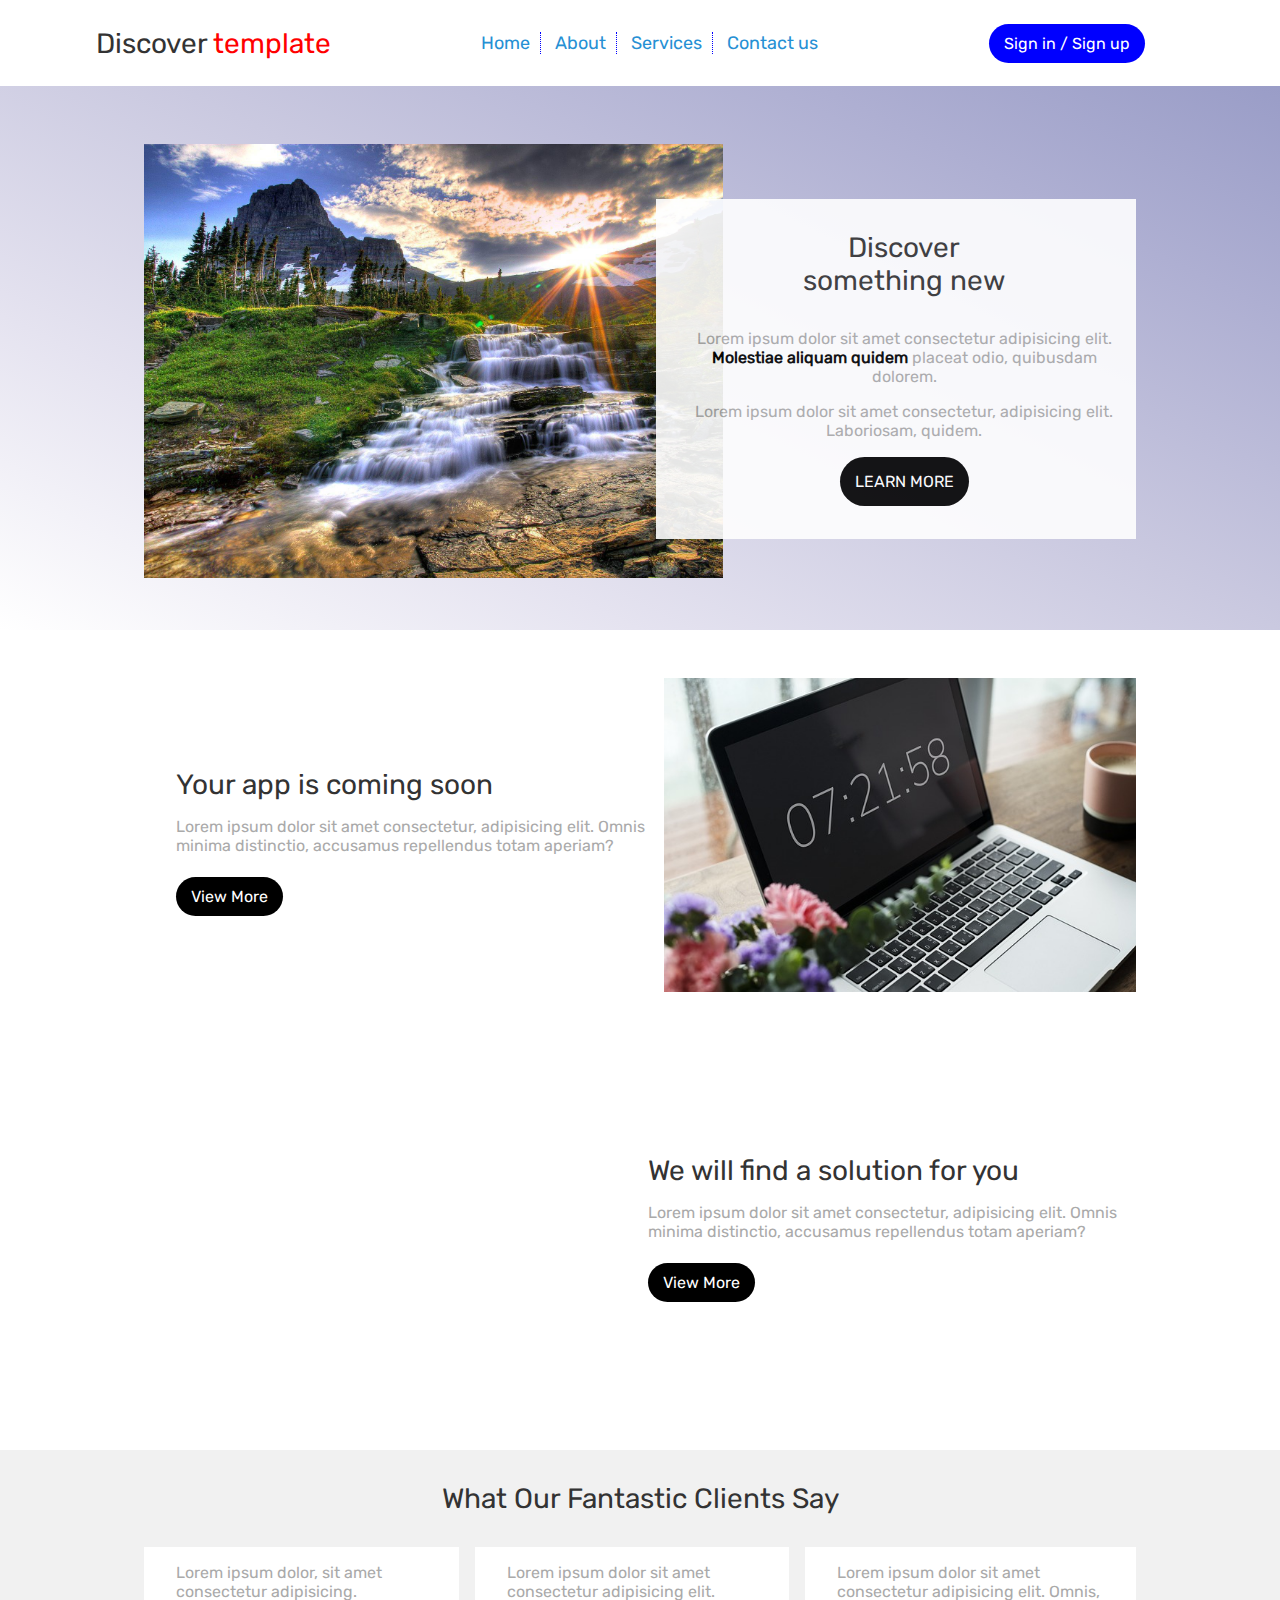
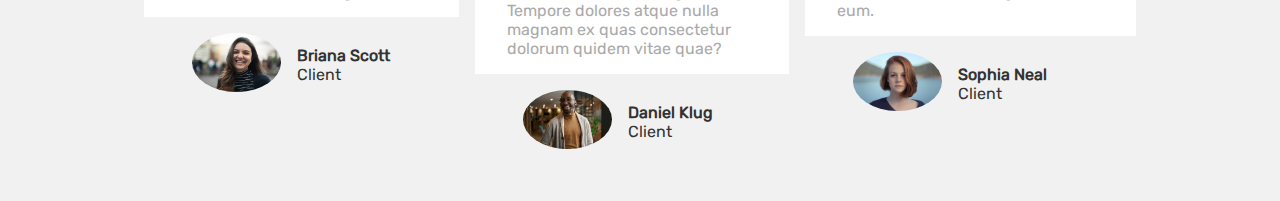
<file: index.html>
<!DOCTYPE html>
<html lang="en">

<head>
    <meta charset="UTF-8">
    <meta http-equiv="X-UA-Compatible" content="IE=edge">
    <meta name="viewport" content="width=device-width, initial-scale=1.0">
    <title>Discover</title>
    <link rel="stylesheet" href="css/color.css">
    <link rel="stylesheet" href="css/column.css">
    <link rel="stylesheet" href="css/margin.css">
    <link rel="stylesheet" href="css/padding.css">
    <link rel="stylesheet" href="css/style.css">
    <link rel="stylesheet" href="css/text.css">
    <link rel="stylesheet" href="css/fonts.css">
    <link rel="stylesheet" href="vendor/aos.css">
    <link rel="icon" href="img/favicon.ico">
</head>

<body>
    <div class="menu bg-white pt-1 pb-1">
        <nav class="row text-center align-center">
            <div class="col-4 logo">
                Discover <span class="template">template</span>
            </div>
            <div class="col-4">
                <ul>
                    <li><a href="#">Home</a></li>
                    <li><a href="#">About</a></li>
                    <li><a href="#">Services</a></li>
                    <li><a href="#">Contact us</a></li>
                </ul>
            </div>
            <div class="col-4">
                <a href="login page/index.html" class="btn-3">Sign in / Sign up</a>
            </div>
        </nav>
    </div>


    <div class="bg-violett pt-3">
        <div class="container pt-3 pb-3">
            <div class="relative mt-3">
                <div class="col-7">
                    <img src="img/bg.jpeg" alt="Image" class="w-100" data-aos="zoom-in-up" data-aos-duration="3000">
                </div>
                <div class="col-5 text">
                    <div class="bg-white text-center pr-1 pl-1" data-aos="zoom-in-up" data-aos-duration="3000">
                        <div class="pt-2 pb-2 h3 fw-normal">
                            Discover <br> something new
                        </div>
                        <div class="p pb-1 text-gray">
                            Lorem ipsum dolor sit amet consectetur adipisicing elit. <span
                                class="text-black fw-bold">Molestiae aliquam quidem</span> placeat odio, quibusdam
                            dolorem.
                        </div>
                        <div class="pb-2 text-gray">
                            Lorem ipsum dolor sit amet consectetur, adipisicing elit. Laboriosam, quidem.
                        </div>
                        <div class="pb-3">
                            <a href="#" class="btn-1">LEARN MORE</a>
                        </div>
                    </div>
                </div>
            </div>
        </div>
    </div>

    <div class="container">
        <div class="row align-center mt-3 mb-3">
            <div class="col-6 pr-1 pl-1">
                <div class="h3 fw-normal pb-1">
                    Your app is coming soon
                </div>
                <div class="pb-1 text-gray">
                    Lorem ipsum dolor sit amet consectetur, adipisicing elit. Omnis minima distinctio, accusamus
                    repellendus totam aperiam?
                </div>
                <div class="pt-1">
                    <a href="#" class="btn-2">View More</a>
                </div>
            </div>
            <div class="col-6" data-aos="zoom-in-up" data-aos-duration="3000">
                <img src="img/macbook.jpg" alt="" class="w-100">
            </div>
        </div>

        <div class="row align-center mt-3 mb-3">
            <div class="col-6" data-aos="zoom-in-up" data-aos-duration="3000">
                <img src="img/airpods.jpeg" alt="" class="w-100">
            </div>
            <div class="col-6 pr-1 pl-1">
                <div class="h3 fw-normal pb-1">
                    We will find a solution for you
                </div>
                <div class="pb-1 text-gray">
                    Lorem ipsum dolor sit amet consectetur, adipisicing elit. Omnis minima distinctio, accusamus
                    repellendus totam aperiam?
                </div>
                <div class="pt-1">
                    <a href="#" class="btn-2">View More</a>
                </div>
            </div>
        </div>
    </div>

    <div class="bg-light-gray">
        <div class="container">
            <div class="text-center h3 fw-normal pt-2 pb-2">
                What Our Fantastic Clients Say
            </div>
            <div class="row pb-3">
                <div class="col-4">
                    <div class="bg-white mr-1 pr-1 pl-1 pt-1 pb-1 text-gray">
                        Lorem ipsum dolor, sit amet consectetur adipisicing.
                    </div>
                    <div class="row align-center mt-1 ml-3">
                        <div class="col-4 mr-1">
                            <img src="img/man-2.jpg" alt="" class="border-100 w-100">
                        </div>
                        <div class="col-8">
                            <div class="h6">
                                Briana Scott
                            </div>
                            <div>
                                Client
                            </div>
                        </div>
                    </div>
                </div>
                <div class="col-4">
                    <div class="bg-white mr-1 pr-1 pl-1 pt-1 pb-1 text-gray">
                        Lorem ipsum dolor sit amet consectetur adipisicing elit. Tempore dolores atque nulla magnam ex
                        quas consectetur dolorum quidem vitae quae?
                    </div>
                    <div class="row align-center mt-1 ml-3">
                        <div class="col-4 mr-1">
                            <img src="img/man-1.jpg" alt="" class="border-100 w-100">
                        </div>
                        <div class="col-8">
                            <div class="h6">
                                Daniel Klug
                            </div>
                            <div>
                                Client
                            </div>
                        </div>
                    </div>
                </div>
                <div class="col-4">
                    <div class="bg-white pr-1 pl-1 pt-1 pb-1 text-gray">
                        Lorem ipsum dolor sit amet consectetur adipisicing elit. Omnis, eum.
                    </div>
                    <div class="row align-center mt-1 ml-3">
                        <div class="col-4 mr-1">
                            <img src="img/man-3.jfif" alt="" class="border-100 w-100">
                        </div>
                        <div class="col-8">
                            <div class="h6">
                                Sophia Neal
                            </div>
                            <div>
                                Client
                            </div>
                        </div>
                    </div>
                </div>
            </div>
        </div>
    </div>

    <script src="vendor/aos.js"></script>
    <script>
        AOS.init(
            {
                once: true,
            }
        );
    </script>
</body>

</html>
</file>
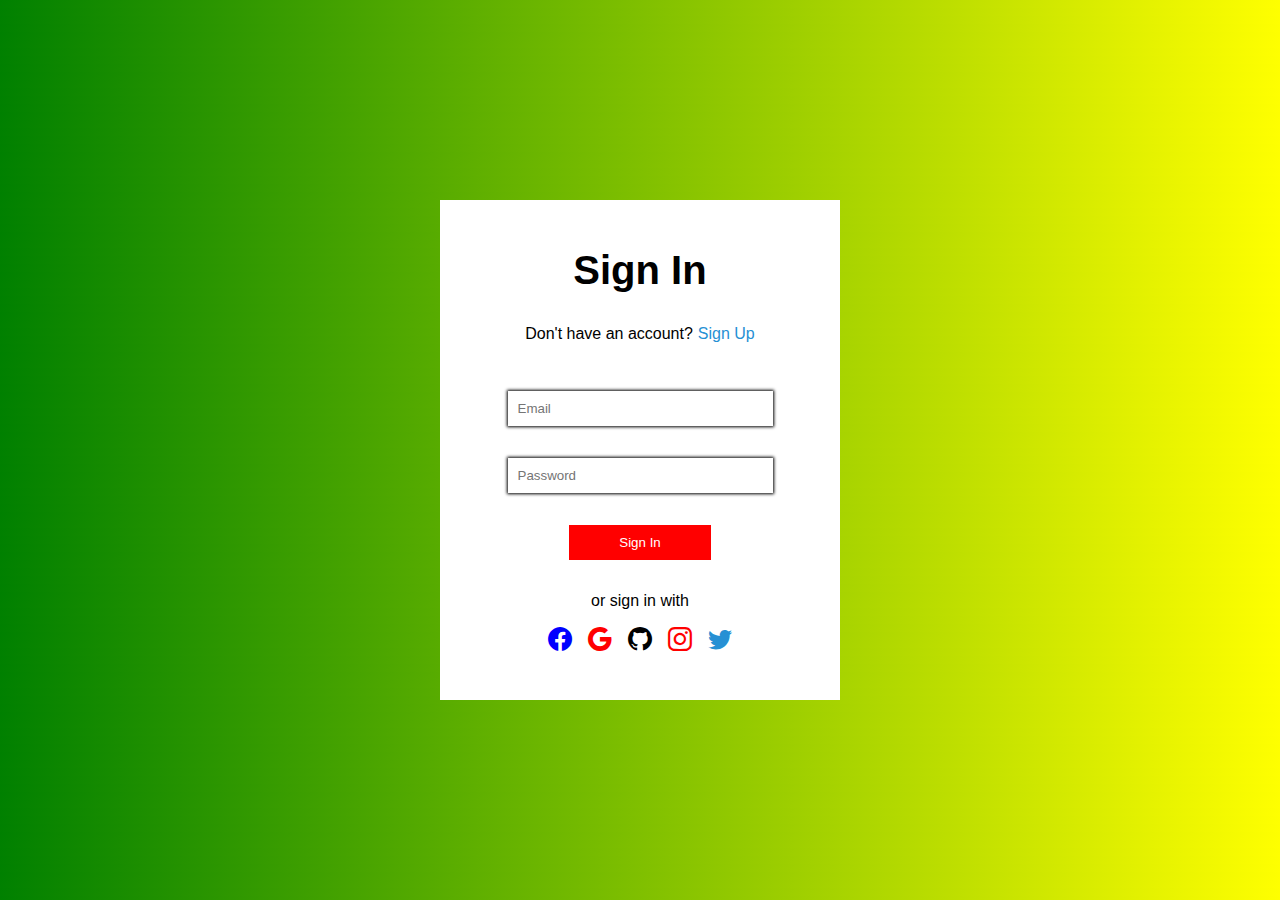
<file: login page/index.html>
<!DOCTYPE html>
<html lang="en">

<head>
    <meta charset="UTF-8">
    <meta http-equiv="X-UA-Compatible" content="IE=edge">
    <meta name="viewport" content="width=device-width, initial-scale=1.0">
    <title>Document</title>
    <link rel="stylesheet" href="../login page/css/color.css">
    <link rel="stylesheet" href="../login page/css/column.css">
    <link rel="stylesheet" href="../login page/css/margin.css">
    <link rel="stylesheet" href="../login page/css/padding.css">
    <link rel="stylesheet" href="../login page/css/style.css">
    <link rel="stylesheet" href="../login page/css/text.css">
    <link rel="stylesheet" href="../login page/css/fonts.css">
    <link rel="stylesheet" href="../login page/css/icons/bootstrap-icons.css">
</head>

<body class="login-body">
    <div class="container">
        <div class="center text-center bg-white login">
            <div class="h1 pt-3 pb-1">
                Sign In 
            </div>

            <form action="#">
                <div class="pt-1 pb-2">
                    Don't have an account?<a href="../sign-up page/index.html" class="signin">Sign Up</a>
                </div>
                <div class="pt-1 pb-1">
                    <input type="email" name="email" placeholder="Email" maxlength="20" minlength="2" required>
                </div>
                <div class="pt-1 pb-2">
                    <input type="password" name="pass" placeholder="Password" maxlength="30" minlength="8" required>
                </div>
                <div class="pb-1">
                    <button type="submit" class="btn-2">Sign In</button>
                </div>
            </form>

            <div class="pt-1">
                or sign in with
            </div>
            <div class="row justify-center pt-1">
                <div>
                    <a href="#"><i class="bi-facebook mr-1 facebook"></i></a>
                </div>
                <div class="pr-1">
                    <a href="#"><i class="bi-google google"></i></a>
                </div>
                <div >
                    <a href="#"><i class="bi-github mr-1 github"></i></a>
                </div>
                <div class="pr-1">
                    <a href="#"><i class="bi-instagram instagram"></i></a>
                </div>
                <div>
                    <a href="#"><i class="bi-twitter twitter"></i></a>
                </div>
            </div>
        </div>
    </div>
</body>

</html>
</file>
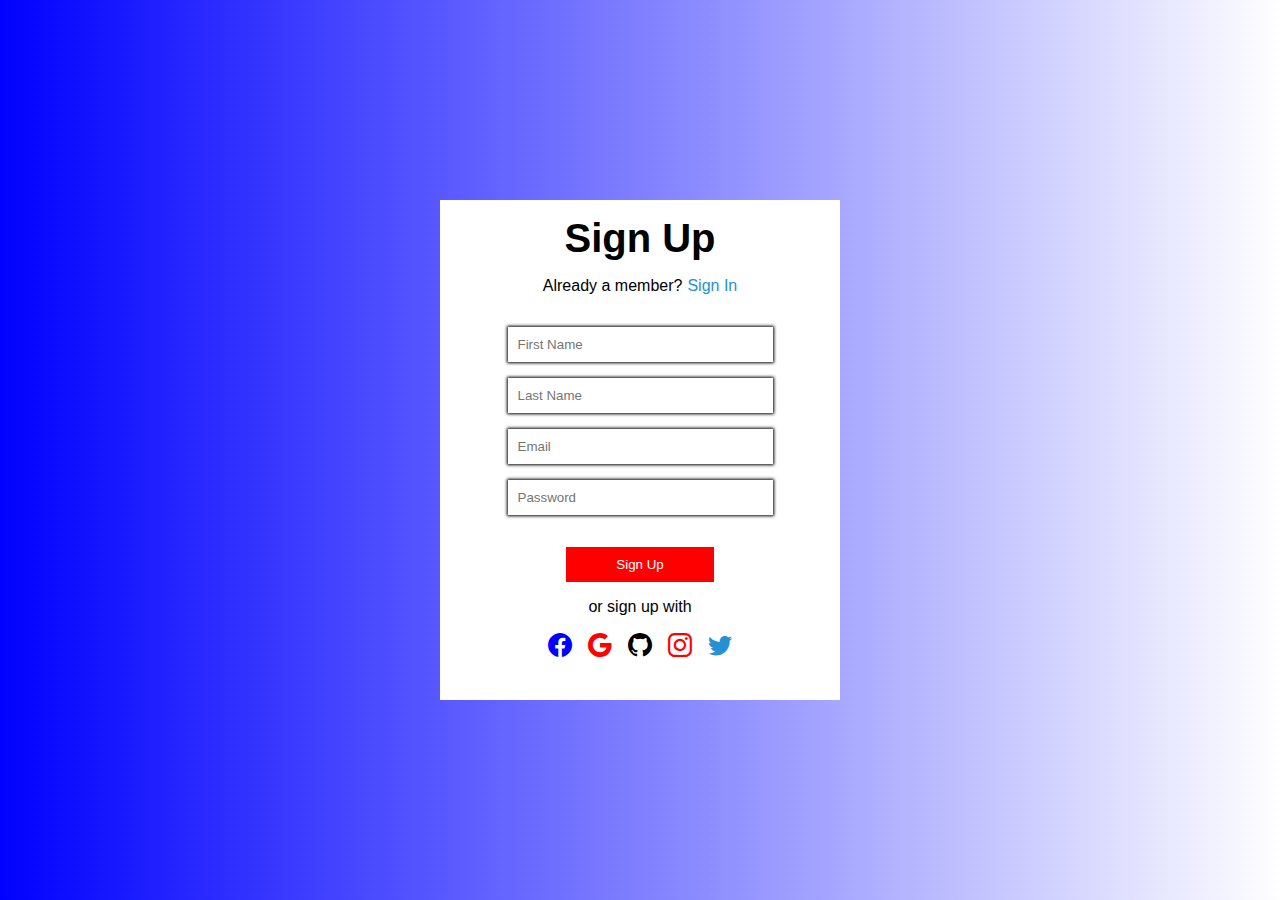
<file: sign-up page/index.html>
<!DOCTYPE html>
<html lang="en">

<head>
    <meta charset="UTF-8">
    <meta http-equiv="X-UA-Compatible" content="IE=edge">
    <meta name="viewport" content="width=device-width, initial-scale=1.0">
    <title>Document</title>
    <link rel="stylesheet" href="../sign-up page/css/color.css">
    <link rel="stylesheet" href="../sign-up page/css/column.css">
    <link rel="stylesheet" href="../sign-up page/css/margin.css">
    <link rel="stylesheet" href="../sign-up page/css/padding.css">
    <link rel="stylesheet" href="../sign-up page/css/style.css">
    <link rel="stylesheet" href="../sign-up page/css/text.css">
    <link rel="stylesheet" href="../sign-up page/css/fonts.css">
    <link rel="stylesheet" href="../sign-up page/css/icons/bootstrap-icons.css">
</head>

<body class="login-body">
    <div class="container">
        <div class="center text-center bg-white login">
            <div class="h1 pt-1">
                Sign Up
            </div>

            <form action="#">
                <div class="pt-1 pb-1">
                    Already a member?<a href="../login page/index.html" class="signin">Sign In</a>
                </div>
                <div class="pt-1">
                    <input type="text" name="email" placeholder="First Name" maxlength="20" minlength="2" required>
                </div>
                <div class="pt-1">
                    <input type="text" name="email" placeholder="Last Name" maxlength="20" minlength="2" required>
                </div>
                <div class="pt-1">
                    <input type="email" name="email" placeholder="Email" maxlength="20" minlength="2" required>
                </div>
                <div class="pt-1 pb-2">
                    <input type="password" name="pass" placeholder="Password" maxlength="30" minlength="8" required>
                </div>
                <div>
                    <button type="submit" class="btn-2">Sign Up</button>
                </div>
            </form>

            <div class="pt-1">
                or sign up with
            </div>
            <div class="row justify-center pt-1">
                <div>
                    <a href="#"><i class="bi-facebook mr-1 facebook"></i></a>
                </div>
                <div class="pr-1">
                    <a href="#"><i class="bi-google google"></i></a>
                </div>
                <div >
                    <a href="#"><i class="bi-github mr-1 github"></i></a>
                </div>
                <div class="pr-1">
                    <a href="#"><i class="bi-instagram instagram"></i></a>
                </div>
                <div>
                    <a href="#"><i class="bi-twitter twitter"></i></a>
                </div>
            </div>
        </div>
    </div>
</body>

</html>
</file>
<file: css/color.css>
.text-white {
    color: #ffffff;
}

.text-black {
    color: #000000;
}

.text-gray {
    color: #aaaaaa;
}

.text-cyan {
    color: rgb(38, 144, 212);
}

.bg-white {
    background-color: #ffffff;
}

.bg-black {
    background-color: #000000;
}

.bg-gray {
    background-color: rgb(51, 51, 51);
}

.bg-cyan {
    background-color: rgb(38, 144, 212);
}

.bg-violett {
    background-image: linear-gradient(to right top, #ffffff, #e5e3f0, #cac9e0, #aeafd2, #9296c3);
}

.bg-light-gray {
    background-color: #f1f1f1;
}
</file>
<file: css/column.css>
.container {
    max-width: 992px;
    margin-right: auto;
    margin-left: auto;
}

.container-fluid {
    max-width: 100%;
    margin-right: auto;
    margin-left: auto;
}

.row {
    display: flex;
}

.col-1 {
    width: 8.33333%;
}

.col-2 {
    width: 16.66666%;
}

.col-3 {
    width: 25%;
}

.col-4 {
    width: 33.33333%;
}

.col-5 {
    width: 41.66667%;
}

.col-6 {
    width: 50%;
}

.col-7 {
    width: 58.33333%;
}

.col-8 {
    width: 66.66667%;
}

.col-9 {
    width: 75%;
}

.col-10 {
    width: 83.33333%;
}

.col-11 {
    width: 91.66667%;
}

.col-12 {
    width: 100%;
}

.justify-center {
    justify-content: center;
}

.align-center {
    align-items: center;
}

.justify-space-between {
    justify-content: space-between;
}

.justify-space-around {
    justify-content: space-around;
}
</file>
<file: css/margin.css>
.mt-1 {
    margin-top: 16px;
}

.mr-1 {
    margin-right: 16px;
}

.mb-1 {
    margin-bottom: 16px;
}

.ml-1 {
    margin-left: 32px;
}

.mt-2 {
    margin-top: 32px;
}

.mr-2 {
    margin-right: 32px;
}

.mb-2 {
    margin-bottom: 32px;
}

.ml-2 {
    margin-left: 32px;
}

.mt-3 {
    margin-top: 48px;
}

.mr-3 {
    margin-right: 48px;
}

.mb-3 {
    margin-bottom: 48px;
}

.ml-3 {
    margin-left: 48px;
}
</file>
<file: css/padding.css>
.pt-1 {
    padding-top: 16px;
}

.pr-1 {
    padding-right: 16px;
}

.pb-1 {
    padding-bottom: 16px;
}

.pl-1 {
    padding-left: 32px;
}

.pt-2 {
    padding-top: 32px;
}

.pr-2 {
    padding-right: 32px;
}

.pb-2 {
    padding-bottom: 32px;
}

.pl-2 {
    padding-left: 32px;
}

.pt-3 {
    padding-top: 48px;
}

.pr-3 {
    padding-right: 48px;
}

.pb-3 {
    padding-bottom: 48px;
}

.pl-3 {
    padding-left: 48px;
}
</file>
<file: css/style.css>
body {
    font-family: "Rubik", Arial, Helvetica, sans-serif;
    color: rgb(51, 51, 51);
    margin: 0;
}

a {
    color: rgb(38, 144, 212);
    text-decoration: none;
}

a:hover {
    text-decoration: underline;
}

.w-100 {
    width: 100%;
}

.h-100 {
    height: 100%;
}

.bg-image {
    background-image: url("../img/background-image.png");
    background-color: #cccccc;
    background-repeat: no-repeat;
    background-attachment: fixed;
    background-position: center;
    background-size: cover;
}

.bg-shadow {
    background-color: rgba(0, 0, 0, .5);
}

.relative {
    position: relative;
}

.text {
    position: absolute;
    top: 55px;
    width: 480px;
    left: 512px;
    opacity: .9;
}


a:hover {
    text-decoration: none;
    box-shadow: 0 0 20px 1px #4B4A54;
    transition: 0.6s all;
}

.btn-1 {
    width: 100px;
    height: 30px;
    background-color: black;
    padding: 15px;
    color: white;
    border-radius: 25px;
}

.btn-2 , .btn-3 {
    background-color: black;
    padding: 10px 15px 10px 15px;
    color: white;
    border-radius: 25px;
}

.btn-3 {
    background-color: blue;
}

.btn-3:hover {
    box-shadow: 0 0 10px 3px blue;
}

.menu {
    position: fixed;
    left: 0;
    right: 0;
    transition: .6s all;
    width: 100%;
    z-index: 100;
}

nav ul li {
    display: inline-block;
    margin-right: 10px;
    font-size: 18px;
    border-right: 1px dotted blue;
    padding-right: 10px;
}

nav ul li:nth-last-child(1) {
    border-right: none;
}

nav ul li:nth-last-child() {
    margin-right: none;
}

.template {
    color: red;
}

.logo {
    font-size: 28px;
}

.border-100 {
    border-radius: 100%;
}

.box:hover {
    box-shadow: 0 0 10px 5px green;
    transition: 0.6s all;
}

nav ul li a:hover {
    box-shadow: none;
}

nav ul li a:focus {
    background-color: #10ff00;
    padding: 7px;
    color: #004D73;
    transition: .6s all
}

.overflow-hidden {
    overflow: hidden;
}

.center {
    position: absolute;
    left: 50%;
    top: 50%;
    transform: translate(-50%, -50%);
    width: 400px;
    height: 500px;
}
</file>
<file: css/text.css>
.h1 {
    font-size: 40px;
}

.h2 {
    font-size: 32px;
}

.h3 {
    font-size: 28px;
}

.h4 {
    font-size: 24px;
}

.h5 {
    font-size: 20px;
}

.h6 {
    font-size: 16px;
}

.h1,
.h2,
.h3,
.h4,
.h5,
.h6 {
    font-weight: 600;
}

.p {
    font-size: 16px;
}

.text-center {
    text-align: center;
}

.fw-bold {
    font-weight: bold;
}

.fw-normal {
    font-weight: normal;
}

.fz-12 {
    font-size: 12px;
}
</file>
<file: css/fonts.css>
@font-face {
    font-family: 'Rubik';
    font-style: normal;
    font-weight: 400;
    src: url('../fonts/rubik-v20-latin-regular.eot'); /* IE9 Compat Modes */
    src: local(''),
         url('../fonts/rubik-v20-latin-regular.eot?#iefix') format('embedded-opentype'), /* IE6-IE8 */
         url('../fonts/rubik-v20-latin-regular.woff2') format('woff2'), /* Super Modern Browsers */
         url('../fonts/rubik-v20-latin-regular.woff') format('woff'), /* Modern Browsers */
         url('../fonts/rubik-v20-latin-regular.ttf') format('truetype'), /* Safari, Android, iOS */
         url('../fonts/rubik-v20-latin-regular.svg#Rubik') format('svg'); /* Legacy iOS */
  }
  /* catamaran-regular - latin */
@font-face {
    font-family: 'Catamaran';
    font-style: normal;
    font-weight: 400;
    src: url('../fonts/catamaran-v17-latin-regular.eot'); /* IE9 Compat Modes */
    src: local(''),
         url('../fonts/catamaran-v17-latin-regular.eot?#iefix') format('embedded-opentype'), /* IE6-IE8 */
         url('../fonts/catamaran-v17-latin-regular.woff2') format('woff2'), /* Super Modern Browsers */
         url('../fonts/catamaran-v17-latin-regular.woff') format('woff'), /* Modern Browsers */
         url('../fonts/catamaran-v17-latin-regular.ttf') format('truetype'), /* Safari, Android, iOS */
         url('../fonts/catamaran-v17-latin-regular.svg#Catamaran') format('svg'); /* Legacy iOS */
  }
</file>
<file: login page/css/color.css>
.text-white {
    color: #ffffff;
}

.text-black {
    color: #000000;
}

.text-gray {
    color: #aaaaaa;
}

.text-cyan {
    color: rgb(38, 144, 212);
}

.bg-white {
    background-color: #ffffff;
}

.bg-black {
    background-color: #000000;
}

.bg-gray {
    background-color: rgb(51, 51, 51);
}

.bg-cyan {
    background-color: rgb(38, 144, 212);
}

.bg-violett {
    background-image: linear-gradient(to right top, #ffffff, #e5e3f0, #cac9e0, #aeafd2, #9296c3);
}

.bg-light-gray {
    background-color: #f1f1f1;
}
</file>
<file: login page/css/column.css>
.container {
    max-width: 992px;
    margin-right: auto;
    margin-left: auto;
}

.container-fluid {
    max-width: 100%;
    margin-right: auto;
    margin-left: auto;
}

.row {
    display: flex;
}

.col-1 {
    width: 8.33333%;
}

.col-2 {
    width: 16.66666%;
}

.col-3 {
    width: 25%;
}

.col-4 {
    width: 33.33333%;
}

.col-5 {
    width: 41.66667%;
}

.col-6 {
    width: 50%;
}

.col-7 {
    width: 58.33333%;
}

.col-8 {
    width: 66.66667%;
}

.col-9 {
    width: 75%;
}

.col-10 {
    width: 83.33333%;
}

.col-11 {
    width: 91.66667%;
}

.col-12 {
    width: 100%;
}

.justify-center {
    justify-content: center;
}

.align-center {
    align-items: center;
}

.justify-space-between {
    justify-content: space-between;
}

.justify-space-around {
    justify-content: space-around;
}
</file>
<file: login page/css/margin.css>
.mt-1 {
    margin-top: 16px;
}

.mr-1 {
    margin-right: 16px;
}

.mb-1 {
    margin-bottom: 16px;
}

.ml-1 {
    margin-left: 32px;
}

.mt-2 {
    margin-top: 32px;
}

.mr-2 {
    margin-right: 32px;
}

.mb-2 {
    margin-bottom: 32px;
}

.ml-2 {
    margin-left: 32px;
}

.mt-3 {
    margin-top: 48px;
}

.mr-3 {
    margin-right: 48px;
}

.mb-3 {
    margin-bottom: 48px;
}

.ml-3 {
    margin-left: 48px;
}
</file>
<file: login page/css/padding.css>
.pt-1 {
    padding-top: 16px;
}

.pr-1 {
    padding-right: 16px;
}

.pb-1 {
    padding-bottom: 16px;
}

.pl-1 {
    padding-left: 32px;
}

.pt-2 {
    padding-top: 32px;
}

.pr-2 {
    padding-right: 32px;
}

.pb-2 {
    padding-bottom: 32px;
}

.pl-2 {
    padding-left: 32px;
}

.pt-3 {
    padding-top: 48px;
}

.pr-3 {
    padding-right: 48px;
}

.pb-3 {
    padding-bottom: 48px;
}

.pl-3 {
    padding-left: 48px;
}
</file>
<file: login page/css/style.css>
body {
    font-family: Arial, Helvetica, sans-serif;
    background-image: linear-gradient(120deg, green, yellow);
    overflow: hidden;
}

.center {
    position: absolute;
    left: 50%;
    top: 50%;
    transform: translate(-50%, -50%);
    width: 400px;
    height: 500px;
}

input {
    width: 250px;
    height: 25px;
    border: none;
    box-shadow: 0 0 3px 1px black;
    outline: none;
    padding: 5px;
    padding-left: 10px;
}

a {
    color: rgb(38, 144, 212);
    text-decoration: none;
}

a:hover {
    text-decoration: underline;
}

.btn-2 {
    background-color: red;
    color: white;
    border: none;
    outline: none;
    padding: 10px;
    padding-left: 50px;
    padding-right: 50px;
    cursor: pointer;
}

.btn-2:hover {
    box-shadow: 0 0 5px 2px red;
    transition: .6s all;
}

.inline-block {
    display: inline-block;
}

.facebook {
    color: blue;
    font-size: 24px;
}

.google {
    color: red;
    font-size: 24px;
}

.github {
    color: black;
    font-size: 24px;
}

.instagram {
    color: red;
    font-size: 24px;
}

.twitter {
    font-size: 24px;
}

.signin {
    padding-left: 5px;
}
</file>
<file: login page/css/text.css>
.h1 {
    font-size: 40px;
}

.h2 {
    font-size: 32px;
}

.h3 {
    font-size: 28px;
}

.h4 {
    font-size: 24px;
}

.h5 {
    font-size: 20px;
}

.h6 {
    font-size: 16px;
}

.h1,
.h2,
.h3,
.h4,
.h5,
.h6 {
    font-weight: 600;
}

.p {
    font-size: 16px;
}

.text-center {
    text-align: center;
}

.fw-bold {
    font-weight: bold;
}

.fw-normal {
    font-weight: normal;
}

.fz-12 {
    font-size: 12px;
}
</file>
<file: login page/css/fonts.css>
@font-face {
    font-family: 'Rubik';
    font-style: normal;
    font-weight: 400;
    src: url('../fonts/rubik-v20-latin-regular.eot'); /* IE9 Compat Modes */
    src: local(''),
         url('../fonts/rubik-v20-latin-regular.eot?#iefix') format('embedded-opentype'), /* IE6-IE8 */
         url('../fonts/rubik-v20-latin-regular.woff2') format('woff2'), /* Super Modern Browsers */
         url('../fonts/rubik-v20-latin-regular.woff') format('woff'), /* Modern Browsers */
         url('../fonts/rubik-v20-latin-regular.ttf') format('truetype'), /* Safari, Android, iOS */
         url('../fonts/rubik-v20-latin-regular.svg#Rubik') format('svg'); /* Legacy iOS */
  }
  /* catamaran-regular - latin */
@font-face {
    font-family: 'Catamaran';
    font-style: normal;
    font-weight: 400;
    src: url('../fonts/catamaran-v17-latin-regular.eot'); /* IE9 Compat Modes */
    src: local(''),
         url('../fonts/catamaran-v17-latin-regular.eot?#iefix') format('embedded-opentype'), /* IE6-IE8 */
         url('../fonts/catamaran-v17-latin-regular.woff2') format('woff2'), /* Super Modern Browsers */
         url('../fonts/catamaran-v17-latin-regular.woff') format('woff'), /* Modern Browsers */
         url('../fonts/catamaran-v17-latin-regular.ttf') format('truetype'), /* Safari, Android, iOS */
         url('../fonts/catamaran-v17-latin-regular.svg#Catamaran') format('svg'); /* Legacy iOS */
  }
</file>
<file: sign-up page/css/color.css>
.text-white {
    color: #ffffff;
}

.text-black {
    color: #000000;
}

.text-gray {
    color: #aaaaaa;
}

.text-cyan {
    color: rgb(38, 144, 212);
}

.bg-white {
    background-color: #ffffff;
}

.bg-black {
    background-color: #000000;
}

.bg-gray {
    background-color: rgb(51, 51, 51);
}

.bg-cyan {
    background-color: rgb(38, 144, 212);
}

.bg-violett {
    background-image: linear-gradient(to right top, #ffffff, #e5e3f0, #cac9e0, #aeafd2, #9296c3);
}

.bg-light-gray {
    background-color: #f1f1f1;
}
</file>
<file: sign-up page/css/column.css>
.container {
    max-width: 992px;
    margin-right: auto;
    margin-left: auto;
}

.container-fluid {
    max-width: 100%;
    margin-right: auto;
    margin-left: auto;
}

.row {
    display: flex;
}

.col-1 {
    width: 8.33333%;
}

.col-2 {
    width: 16.66666%;
}

.col-3 {
    width: 25%;
}

.col-4 {
    width: 33.33333%;
}

.col-5 {
    width: 41.66667%;
}

.col-6 {
    width: 50%;
}

.col-7 {
    width: 58.33333%;
}

.col-8 {
    width: 66.66667%;
}

.col-9 {
    width: 75%;
}

.col-10 {
    width: 83.33333%;
}

.col-11 {
    width: 91.66667%;
}

.col-12 {
    width: 100%;
}

.justify-center {
    justify-content: center;
}

.align-center {
    align-items: center;
}

.justify-space-between {
    justify-content: space-between;
}

.justify-space-around {
    justify-content: space-around;
}
</file>
<file: sign-up page/css/margin.css>
.mt-1 {
    margin-top: 16px;
}

.mr-1 {
    margin-right: 16px;
}

.mb-1 {
    margin-bottom: 16px;
}

.ml-1 {
    margin-left: 32px;
}

.mt-2 {
    margin-top: 32px;
}

.mr-2 {
    margin-right: 32px;
}

.mb-2 {
    margin-bottom: 32px;
}

.ml-2 {
    margin-left: 32px;
}

.mt-3 {
    margin-top: 48px;
}

.mr-3 {
    margin-right: 48px;
}

.mb-3 {
    margin-bottom: 48px;
}

.ml-3 {
    margin-left: 48px;
}
</file>
<file: sign-up page/css/padding.css>
.pt-1 {
    padding-top: 16px;
}

.pr-1 {
    padding-right: 16px;
}

.pb-1 {
    padding-bottom: 16px;
}

.pl-1 {
    padding-left: 32px;
}

.pt-2 {
    padding-top: 32px;
}

.pr-2 {
    padding-right: 32px;
}

.pb-2 {
    padding-bottom: 32px;
}

.pl-2 {
    padding-left: 32px;
}

.pt-3 {
    padding-top: 48px;
}

.pr-3 {
    padding-right: 48px;
}

.pb-3 {
    padding-bottom: 48px;
}

.pl-3 {
    padding-left: 48px;
}
</file>
<file: sign-up page/css/style.css>
body {
    font-family: Arial, Helvetica, sans-serif;
    background-image: linear-gradient(120deg, blue, white);
    overflow: hidden;
}

.center {
    position: absolute;
    left: 50%;
    top: 50%;
    transform: translate(-50%, -50%);
    width: 400px;
    height: 500px;
}

input {
    width: 250px;
    height: 25px;
    border: none;
    box-shadow: 0 0 3px 1px black;
    outline: none;
    padding: 5px;
    padding-left: 10px;
}

.btn-1 {
    border: none;
    background-color: #fff;
    color: rgb(38, 144, 212);
    cursor: pointer;
    padding: 0;
    margin-left: 5px;
    outline: none;
}

.btn-1:hover {
    transform: scale(1.1);
    transition: .5s all;
}

.btn-2 {
    background-color: red;
    color: white;
    border: none;
    outline: none;
    padding: 10px;
    padding-left: 50px;
    padding-right: 50px;
    cursor: pointer;
}

.btn-2:hover {
    box-shadow: 0 0 5px 2px red;
    transition: .6s all;
}

.inline-block {
    display: inline-block;
}

.facebook {
    color: blue;
    font-size: 24px;
}

.google {
    color: red;
    font-size: 24px;
}

.github {
    color: black;
    font-size: 24px;
}

.instagram {
    color: red;
    font-size: 24px;
}

.twitter {
    font-size: 24px;
}

a {
    color: rgb(38, 144, 212);
    text-decoration: none;
}

a:hover {
    text-decoration: underline;
}
.signin {
    padding-left: 5px;
}
</file>
<file: sign-up page/css/text.css>
.h1 {
    font-size: 40px;
}

.h2 {
    font-size: 32px;
}

.h3 {
    font-size: 28px;
}

.h4 {
    font-size: 24px;
}

.h5 {
    font-size: 20px;
}

.h6 {
    font-size: 16px;
}

.h1,
.h2,
.h3,
.h4,
.h5,
.h6 {
    font-weight: 600;
}

.p {
    font-size: 16px;
}

.text-center {
    text-align: center;
}

.fw-bold {
    font-weight: bold;
}

.fw-normal {
    font-weight: normal;
}

.fz-12 {
    font-size: 12px;
}
</file>
<file: sign-up page/css/fonts.css>
@font-face {
    font-family: 'Rubik';
    font-style: normal;
    font-weight: 400;
    src: url('../fonts/rubik-v20-latin-regular.eot'); /* IE9 Compat Modes */
    src: local(''),
         url('../fonts/rubik-v20-latin-regular.eot?#iefix') format('embedded-opentype'), /* IE6-IE8 */
         url('../fonts/rubik-v20-latin-regular.woff2') format('woff2'), /* Super Modern Browsers */
         url('../fonts/rubik-v20-latin-regular.woff') format('woff'), /* Modern Browsers */
         url('../fonts/rubik-v20-latin-regular.ttf') format('truetype'), /* Safari, Android, iOS */
         url('../fonts/rubik-v20-latin-regular.svg#Rubik') format('svg'); /* Legacy iOS */
  }
  /* catamaran-regular - latin */
@font-face {
    font-family: 'Catamaran';
    font-style: normal;
    font-weight: 400;
    src: url('../fonts/catamaran-v17-latin-regular.eot'); /* IE9 Compat Modes */
    src: local(''),
         url('../fonts/catamaran-v17-latin-regular.eot?#iefix') format('embedded-opentype'), /* IE6-IE8 */
         url('../fonts/catamaran-v17-latin-regular.woff2') format('woff2'), /* Super Modern Browsers */
         url('../fonts/catamaran-v17-latin-regular.woff') format('woff'), /* Modern Browsers */
         url('../fonts/catamaran-v17-latin-regular.ttf') format('truetype'), /* Safari, Android, iOS */
         url('../fonts/catamaran-v17-latin-regular.svg#Catamaran') format('svg'); /* Legacy iOS */
  }
</file>
